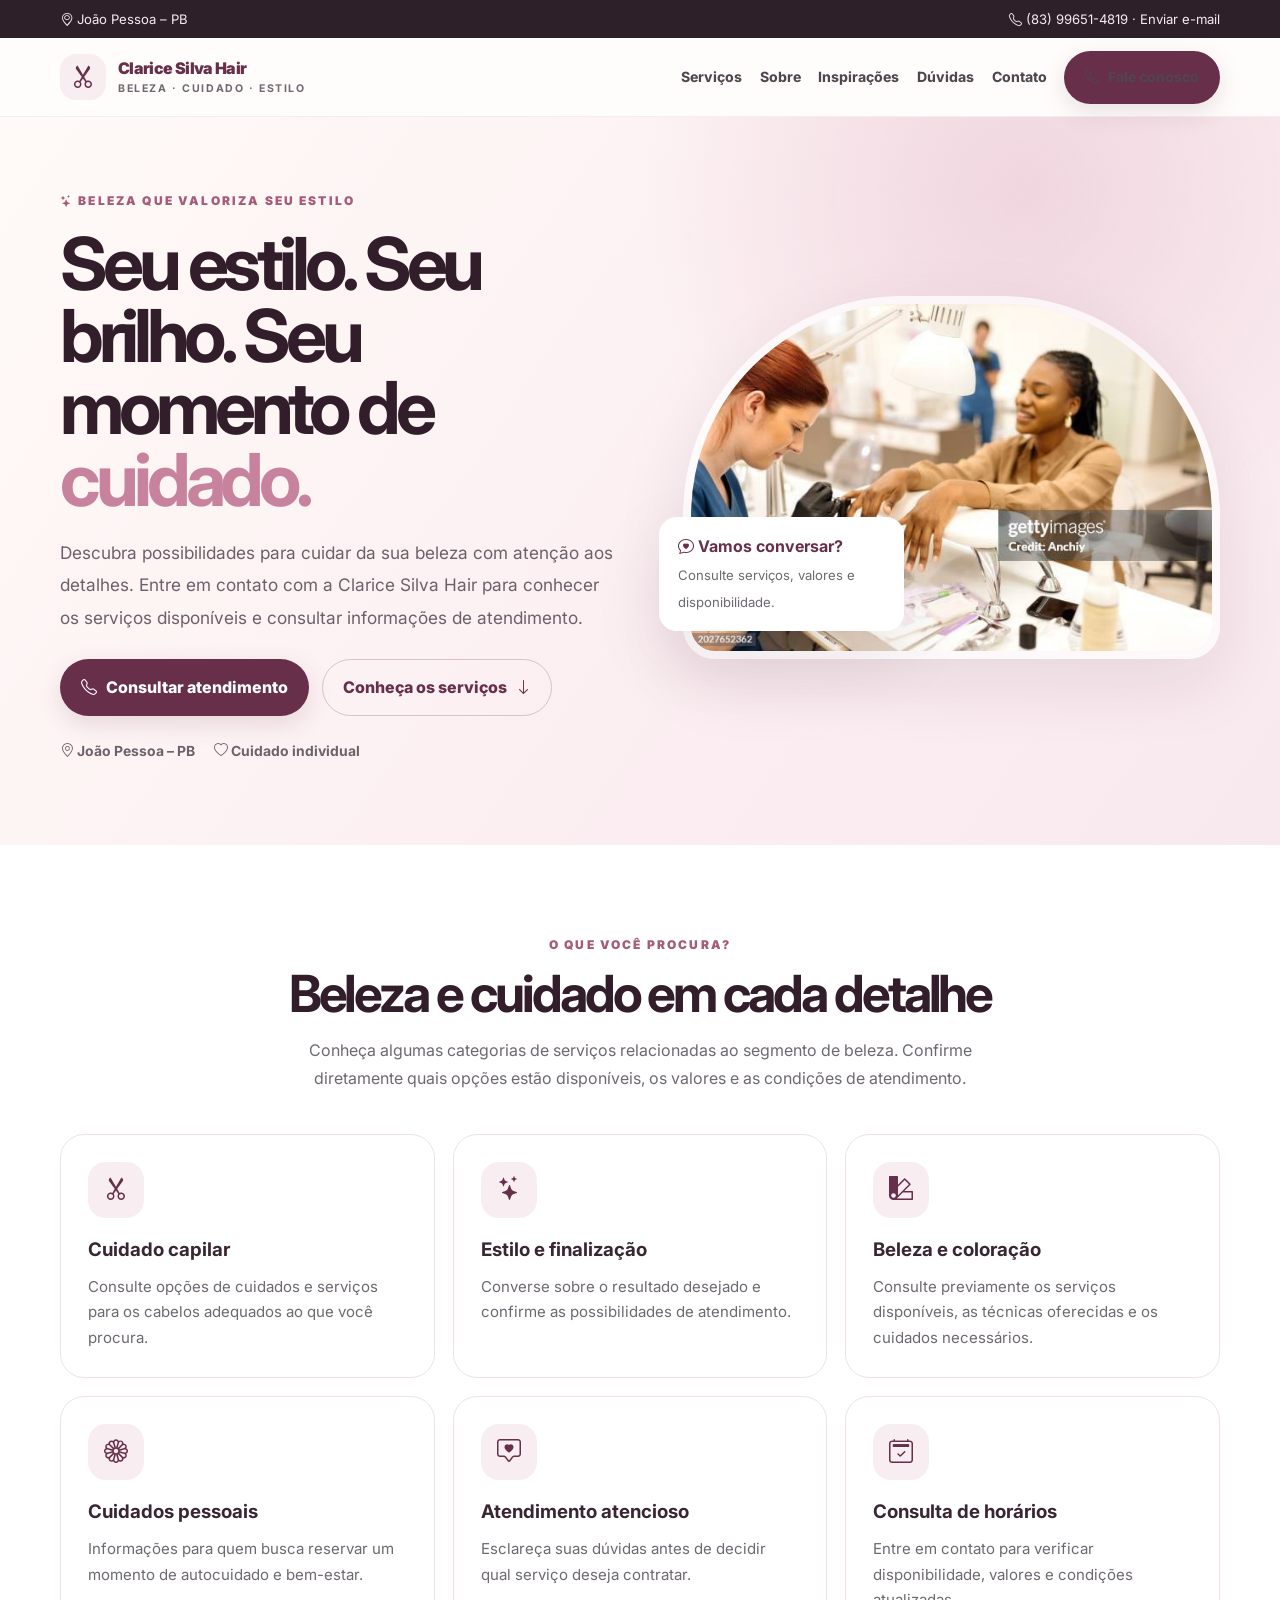
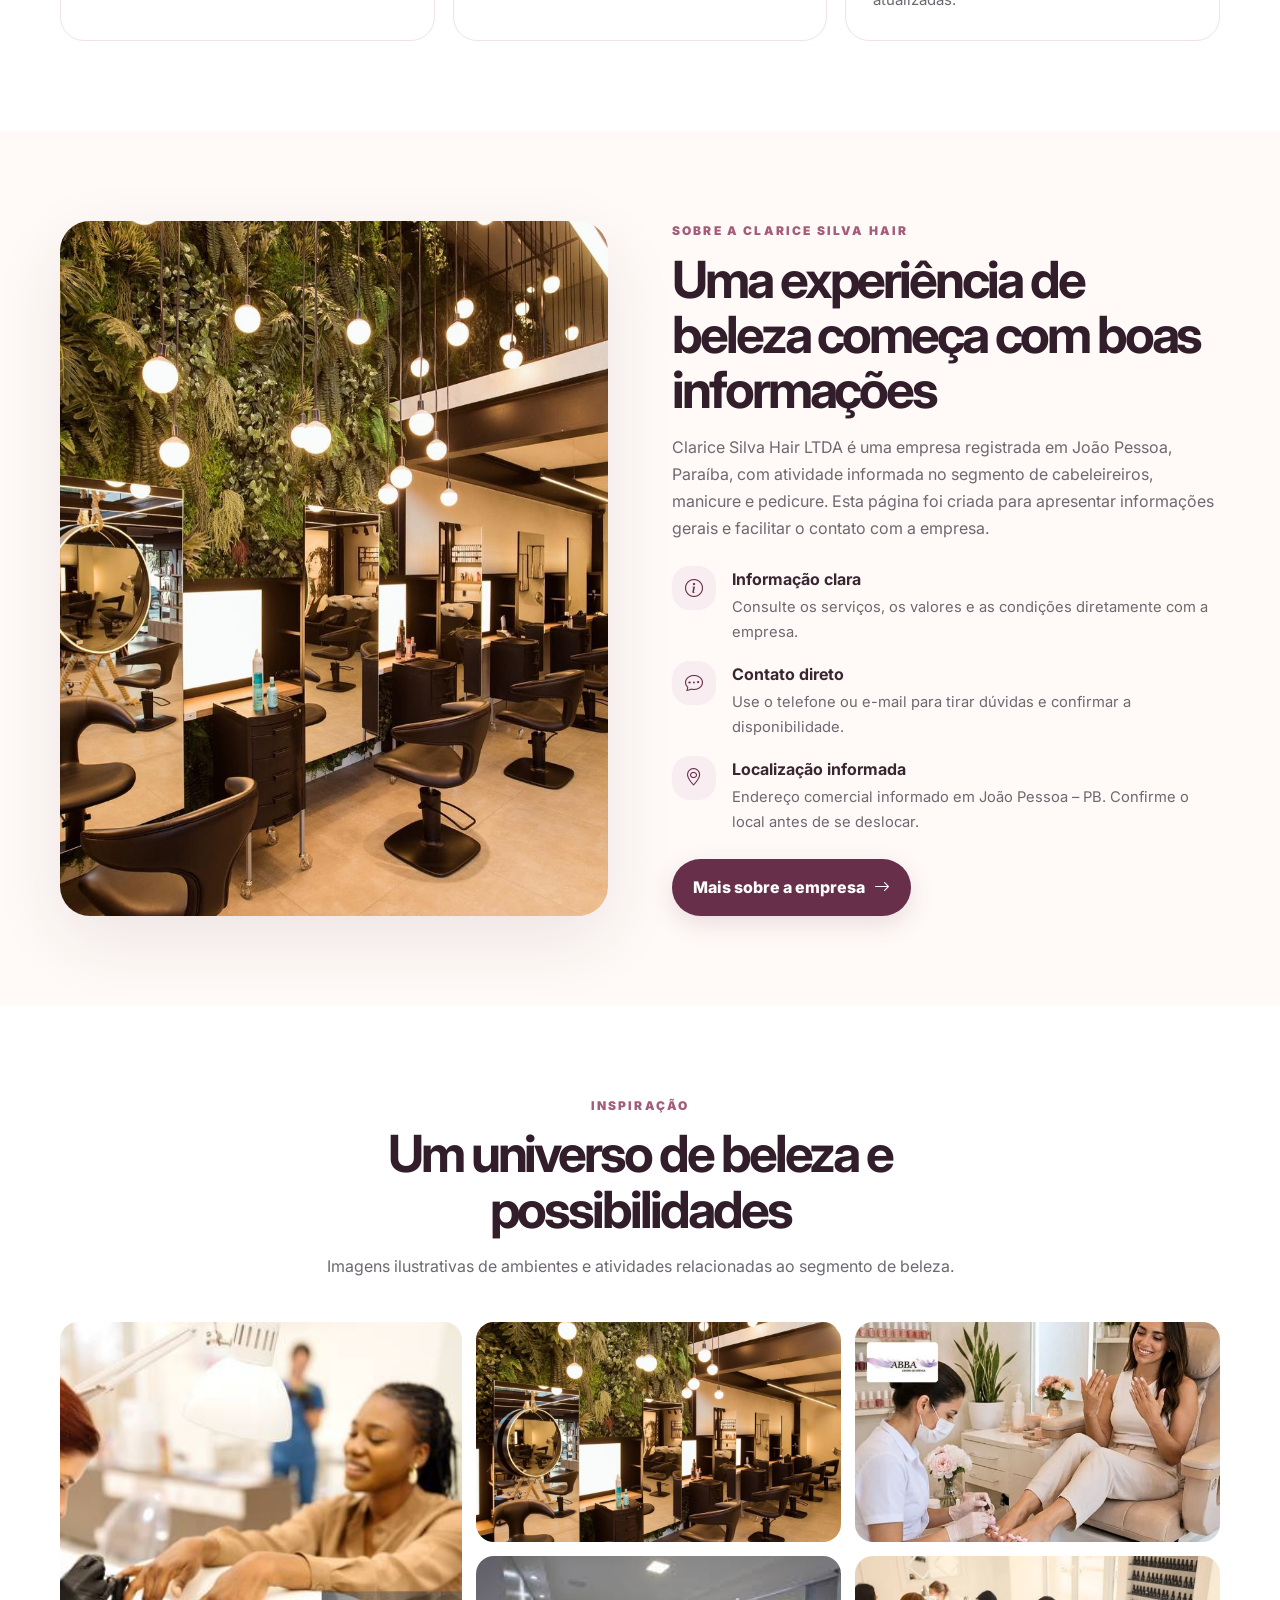
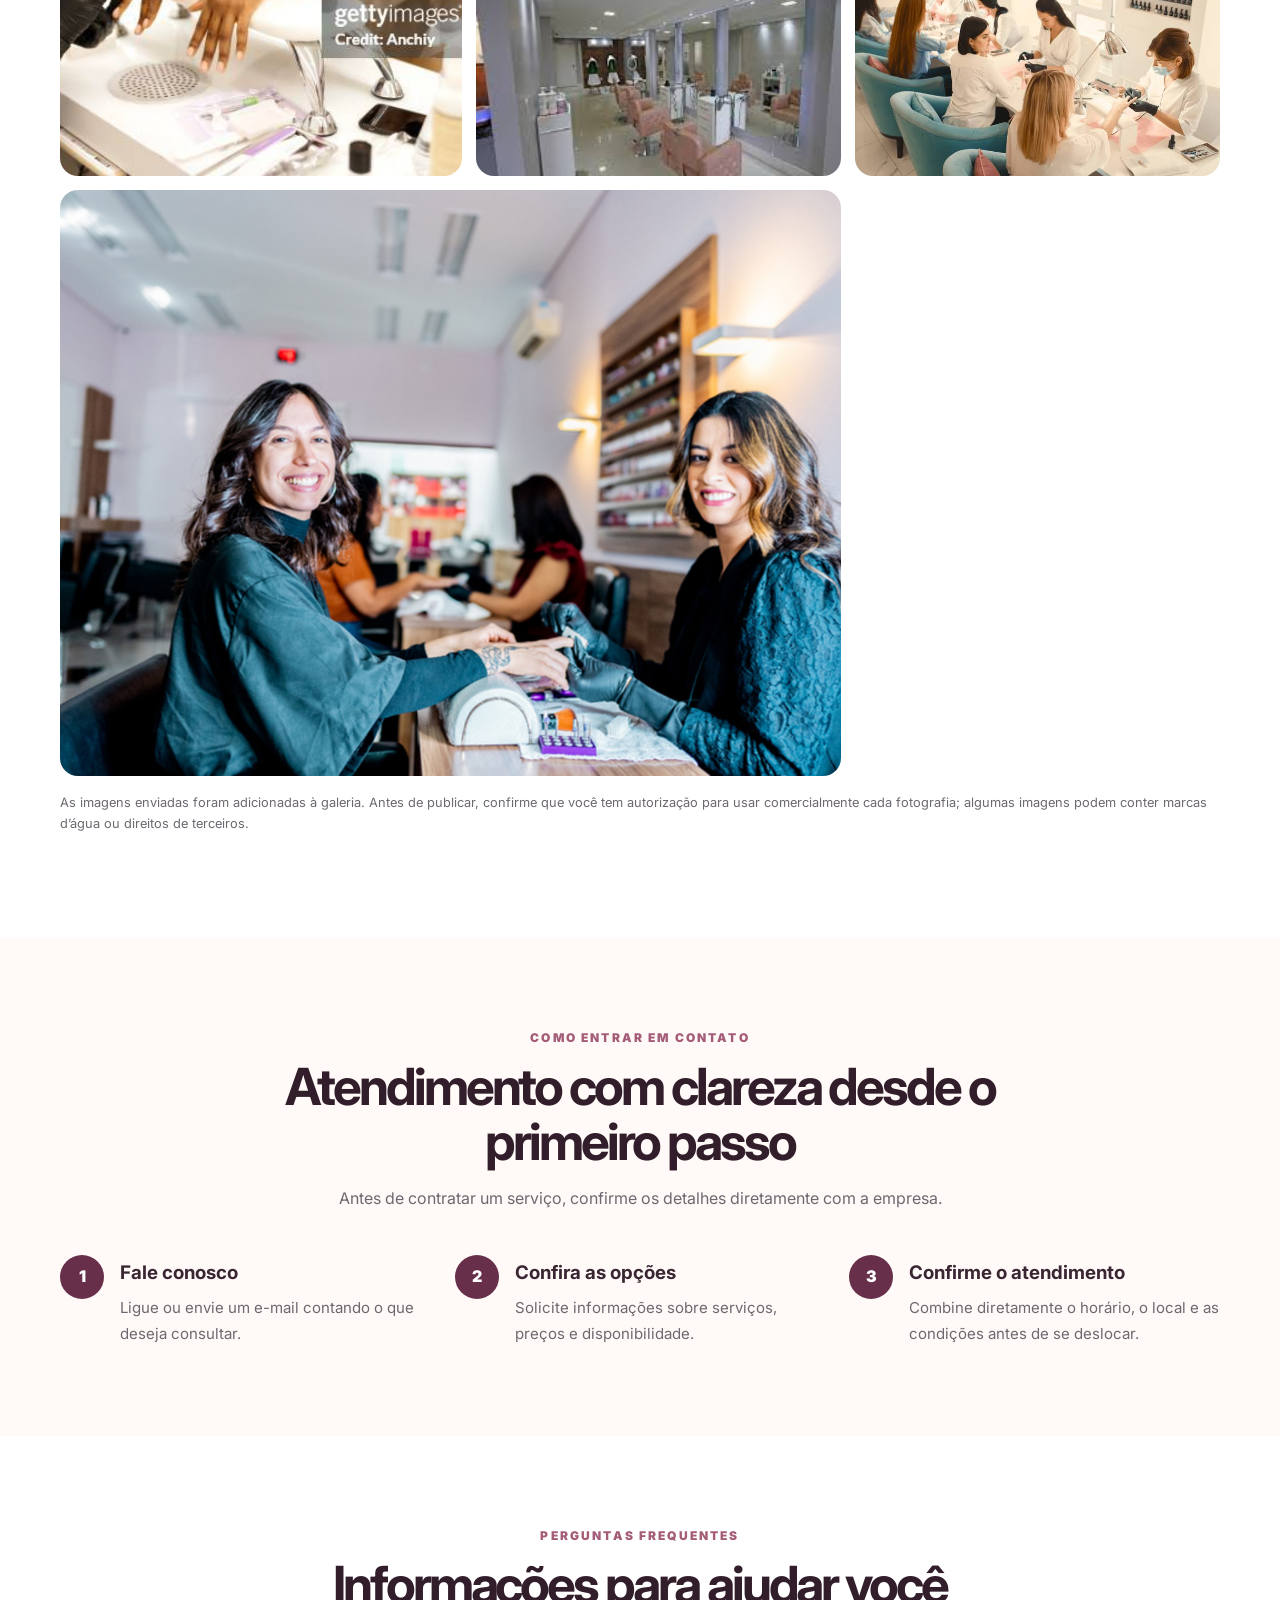
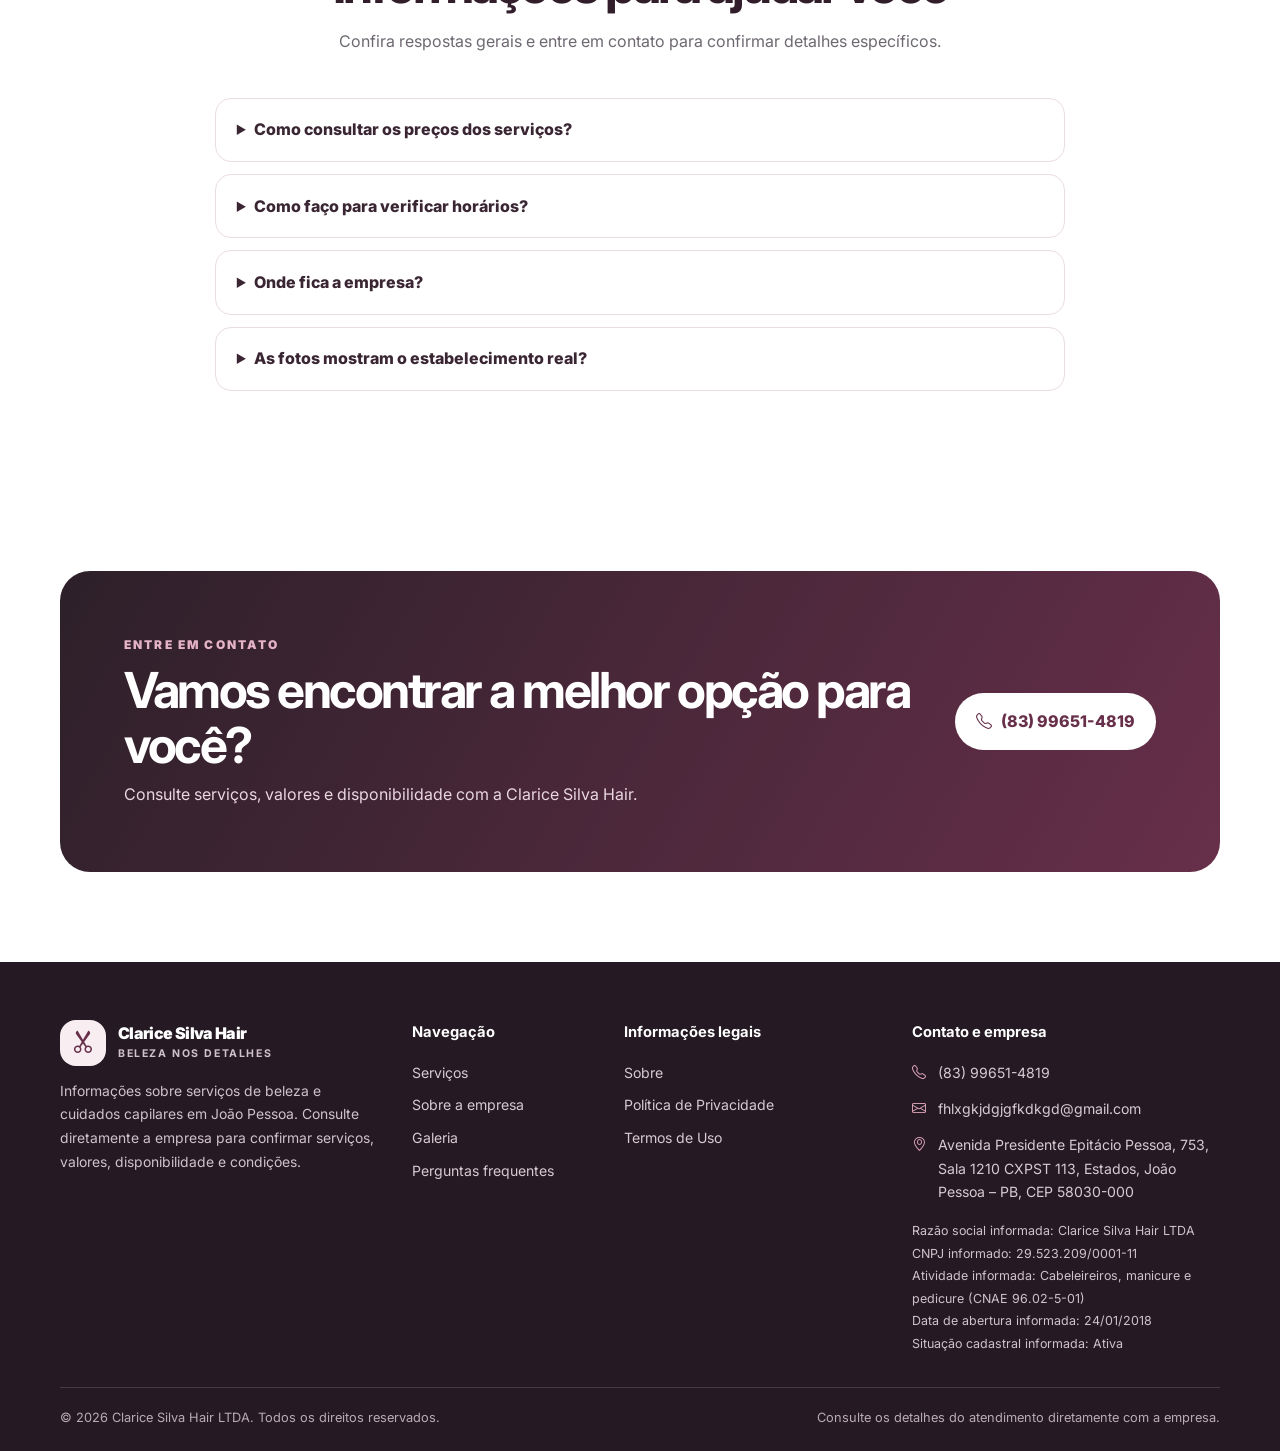
<file: index.html>
<!doctype html><html lang="pt-BR"><head><meta charset="utf-8"><meta name="viewport" content="width=device-width, initial-scale=1"><meta name="theme-color" content="#672f4a"><meta name="description" content="Conheça os serviços de beleza e cuidados capilares da Clarice Silva Hair LTDA em João Pessoa, Paraíba."><title>Clarice Silva Hair LTDA | Beleza e Cuidado</title><link rel="preconnect" href="https://fonts.googleapis.com"><link rel="preconnect" href="https://fonts.gstatic.com" crossorigin><link href="https://fonts.googleapis.com/css2?family=Inter:wght@400;500;600;700;800;900&display=swap" rel="stylesheet"><link rel="stylesheet" href="https://cdn.jsdelivr.net/npm/bootstrap-icons@1.11.3/font/bootstrap-icons.min.css"><link rel="stylesheet" href="styles.css"></head><body>
<div class="topbar"><div class="container"><span><i class="bi bi-geo-alt"></i> João Pessoa – PB</span><span><i class="bi bi-telephone"></i> <a href="tel:+5583996514819">(83) 99651-4819</a> · <a href="mailto:fhlxgkjdgjgfkdkgd@gmail.com">Enviar e-mail</a></span></div></div>
<header><div class="container nav"><a class="brand" href="index.html"><span class="brand-mark"><i class="bi bi-scissors"></i></span><span>Clarice Silva Hair<small>Beleza · Cuidado · Estilo</small></span></a><button class="menu-btn" aria-label="Abrir menu" aria-expanded="false"><i class="bi bi-list"></i></button><nav class="navlinks"><a href="index.html#servicos">Serviços</a><a href="index.html#sobre">Sobre</a><a href="index.html#galeria">Inspirações</a><a href="index.html#duvidas">Dúvidas</a><a href="index.html#contato">Contato</a><a class="btn btn-main" href="tel:+5583996514819"><i class="bi bi-telephone"></i> Fale conosco</a></nav></div></header>

<main>
<section class="hero"><div class="container hero-grid"><div><div class="eyebrow"><i class="bi bi-stars"></i> Beleza que valoriza seu estilo</div><h1>Seu estilo. Seu brilho. Seu momento de <em>cuidado.</em></h1><p>Descubra possibilidades para cuidar da sua beleza com atenção aos detalhes. Entre em contato com a Clarice Silva Hair para conhecer os serviços disponíveis e consultar informações de atendimento.</p><div class="actions"><a class="btn btn-main" href="tel:+5583996514819"><i class="bi bi-telephone"></i> Consultar atendimento</a><a class="btn btn-line" href="#servicos">Conheça os serviços <i class="bi bi-arrow-down"></i></a></div><div class="trustline"><span><i class="bi bi-geo-alt"></i> João Pessoa – PB</span><span><i class="bi bi-heart"></i> Cuidado individual</span></div></div><div class="hero-art"><img class="hero-img" src="imagens/manicure-atendimento.jpg" alt="Profissional de beleza trabalhando no cabelo de uma cliente"><div class="floating-note"><strong><i class="bi bi-chat-heart"></i> Vamos conversar?</strong><span>Consulte serviços, valores e disponibilidade.</span></div></div></div></section>
<section class="section" id="servicos"><div class="container"><div class="section-head"><div class="eyebrow">O que você procura?</div><h2>Beleza e cuidado em cada detalhe</h2><p>Conheça algumas categorias de serviços relacionadas ao segmento de beleza. Confirme diretamente quais opções estão disponíveis, os valores e as condições de atendimento.</p></div><div class="cards">
<article class="service"><div class="service-icon"><i class="bi bi-scissors"></i></div><h3>Cuidado capilar</h3><p>Consulte opções de cuidados e serviços para os cabelos adequados ao que você procura.</p></article>
<article class="service"><div class="service-icon"><i class="bi bi-stars"></i></div><h3>Estilo e finalização</h3><p>Converse sobre o resultado desejado e confirme as possibilidades de atendimento.</p></article>
<article class="service"><div class="service-icon"><i class="bi bi-palette2"></i></div><h3>Beleza e coloração</h3><p>Consulte previamente os serviços disponíveis, as técnicas oferecidas e os cuidados necessários.</p></article>
<article class="service"><div class="service-icon"><i class="bi bi-flower1"></i></div><h3>Cuidados pessoais</h3><p>Informações para quem busca reservar um momento de autocuidado e bem-estar.</p></article>
<article class="service"><div class="service-icon"><i class="bi bi-chat-square-heart"></i></div><h3>Atendimento atencioso</h3><p>Esclareça suas dúvidas antes de decidir qual serviço deseja contratar.</p></article>
<article class="service"><div class="service-icon"><i class="bi bi-calendar2-check"></i></div><h3>Consulta de horários</h3><p>Entre em contato para verificar disponibilidade, valores e condições atualizadas.</p></article>
</div></div></section>
<section class="section soft" id="sobre"><div class="container split"><img src="imagens/salao-interior.jpg" alt="Ambiente de salão de beleza com cadeiras e espelhos"><div><div class="eyebrow">Sobre a Clarice Silva Hair</div><h2>Uma experiência de beleza começa com boas informações</h2><p class="bodycopy">Clarice Silva Hair LTDA é uma empresa registrada em João Pessoa, Paraíba, com atividade informada no segmento de cabeleireiros, manicure e pedicure. Esta página foi criada para apresentar informações gerais e facilitar o contato com a empresa.</p><div class="points"><div class="point"><span class="service-icon"><i class="bi bi-info-circle"></i></span><div><strong>Informação clara</strong><p>Consulte os serviços, os valores e as condições diretamente com a empresa.</p></div></div><div class="point"><span class="service-icon"><i class="bi bi-chat-dots"></i></span><div><strong>Contato direto</strong><p>Use o telefone ou e-mail para tirar dúvidas e confirmar a disponibilidade.</p></div></div><div class="point"><span class="service-icon"><i class="bi bi-geo-alt"></i></span><div><strong>Localização informada</strong><p>Endereço comercial informado em João Pessoa – PB. Confirme o local antes de se deslocar.</p></div></div></div><a class="btn btn-main" href="sobre.html">Mais sobre a empresa <i class="bi bi-arrow-right"></i></a></div></div></section>
<section class="section" id="galeria"><div class="container"><div class="section-head"><div class="eyebrow">Inspiração</div><h2>Um universo de beleza e possibilidades</h2><p>Imagens ilustrativas de ambientes e atividades relacionadas ao segmento de beleza.</p></div><div class="gallery">
<figure><img src="imagens/manicure-atendimento.jpg" alt="Atendimento de manicure com cliente em mesa de cuidados"></figure>
<figure><img src="imagens/salao-interior.jpg" alt="Interior de salão de beleza com cadeiras e espelhos"></figure>
<figure><img src="imagens/pedicure-cliente.webp" alt="Atendimento de pedicure em ambiente de estética"></figure>
<figure><img src="imagens/pedicure-atendimento.jpg" alt="Profissional realizando atendimento de pedicure"></figure>
<figure><img src="imagens/salao-ambiente.jpg" alt="Ambiente de salão de beleza"></figure>
<figure><img src="imagens/manicure-clientes.jpg" alt="Profissionais atendendo clientes em espaço de manicure"></figure>
</div><p class="note">As imagens enviadas foram adicionadas à galeria. Antes de publicar, confirme que você tem autorização para usar comercialmente cada fotografia; algumas imagens podem conter marcas d’água ou direitos de terceiros.</p></div></section>
<section class="section soft"><div class="container"><div class="section-head"><div class="eyebrow">Como entrar em contato</div><h2>Atendimento com clareza desde o primeiro passo</h2><p>Antes de contratar um serviço, confirme os detalhes diretamente com a empresa.</p></div><div class="steps"><div class="step"><span class="step-num">1</span><div><h3>Fale conosco</h3><p>Ligue ou envie um e-mail contando o que deseja consultar.</p></div></div><div class="step"><span class="step-num">2</span><div><h3>Confira as opções</h3><p>Solicite informações sobre serviços, preços e disponibilidade.</p></div></div><div class="step"><span class="step-num">3</span><div><h3>Confirme o atendimento</h3><p>Combine diretamente o horário, o local e as condições antes de se deslocar.</p></div></div></div></div></section>
<section class="section" id="duvidas"><div class="container"><div class="section-head"><div class="eyebrow">Perguntas frequentes</div><h2>Informações para ajudar você</h2><p>Confira respostas gerais e entre em contato para confirmar detalhes específicos.</p></div><div class="faq"><details><summary>Como consultar os preços dos serviços?</summary><p>Entre em contato pelo telefone ou e-mail para receber informações atualizadas sobre valores e opções disponíveis.</p></details><details><summary>Como faço para verificar horários?</summary><p>Ligue para (83) 99651-4819 e confirme a disponibilidade diretamente. O contato não representa agendamento confirmado até que a empresa confirme.</p></details><details><summary>Onde fica a empresa?</summary><p>O endereço informado é Avenida Presidente Epitácio Pessoa, 753, Sala 1210 CXPST 113, Estados, João Pessoa – PB, CEP 58030-000. Confirme o local antes de se deslocar.</p></details><details><summary>As fotos mostram o estabelecimento real?</summary><p>Não necessariamente. As fotografias são ilustrativas e não devem ser interpretadas como prova do espaço físico ou de trabalhos realizados pela empresa.</p></details></div></div></section>
<section class="section"><div class="container"><div class="cta"><div><div class="eyebrow" style="color:#e5b3c5">Entre em contato</div><h2>Vamos encontrar a melhor opção para você?</h2><p>Consulte serviços, valores e disponibilidade com a Clarice Silva Hair.</p></div><a class="btn" href="tel:+5583996514819"><i class="bi bi-telephone"></i> (83) 99651-4819</a></div></div></section>
</main>
<footer id="contato"><div class="container"><div class="footer-grid">
<div><a class="brand" href="index.html"><span class="brand-mark"><i class="bi bi-scissors"></i></span><span style="color:white">Clarice Silva Hair<small style="color:#d1c1ca">Beleza nos detalhes</small></span></a><p class="footer-text">Informações sobre serviços de beleza e cuidados capilares em João Pessoa. Consulte diretamente a empresa para confirmar serviços, valores, disponibilidade e condições.</p></div>
<div><h3>Navegação</h3><div class="footer-links"><a href="index.html#servicos">Serviços</a><a href="index.html#sobre">Sobre a empresa</a><a href="index.html#galeria">Galeria</a><a href="index.html#duvidas">Perguntas frequentes</a></div></div>
<div><h3>Informações legais</h3><div class="footer-links"><a href="sobre.html">Sobre</a><a href="politica-de-privacidade.html">Política de Privacidade</a><a href="termos-de-uso.html">Termos de Uso</a></div></div>
<div><h3>Contato e empresa</h3><div class="contact"><i class="bi bi-telephone"></i><a href="tel:+5583996514819">(83) 99651-4819</a></div><div class="contact"><i class="bi bi-envelope"></i><a href="mailto:fhlxgkjdgjgfkdkgd@gmail.com">fhlxgkjdgjgfkdkgd@gmail.com</a></div><div class="contact"><i class="bi bi-geo-alt"></i><span>Avenida Presidente Epitácio Pessoa, 753, Sala 1210 CXPST 113, Estados, João Pessoa – PB, CEP 58030-000</span></div><div class="company-data">Razão social informada: Clarice Silva Hair LTDA<br>CNPJ informado: 29.523.209/0001-11<br>Atividade informada: Cabeleireiros, manicure e pedicure (CNAE 96.02-5-01)<br>Data de abertura informada: 24/01/2018<br>Situação cadastral informada: Ativa</div></div>
</div><div class="copyright"><span>© <span data-year></span> Clarice Silva Hair LTDA. Todos os direitos reservados.</span><span>Consulte os detalhes do atendimento diretamente com a empresa.</span></div></div></footer><script src="script.js"></script>
</body></html>
</file>
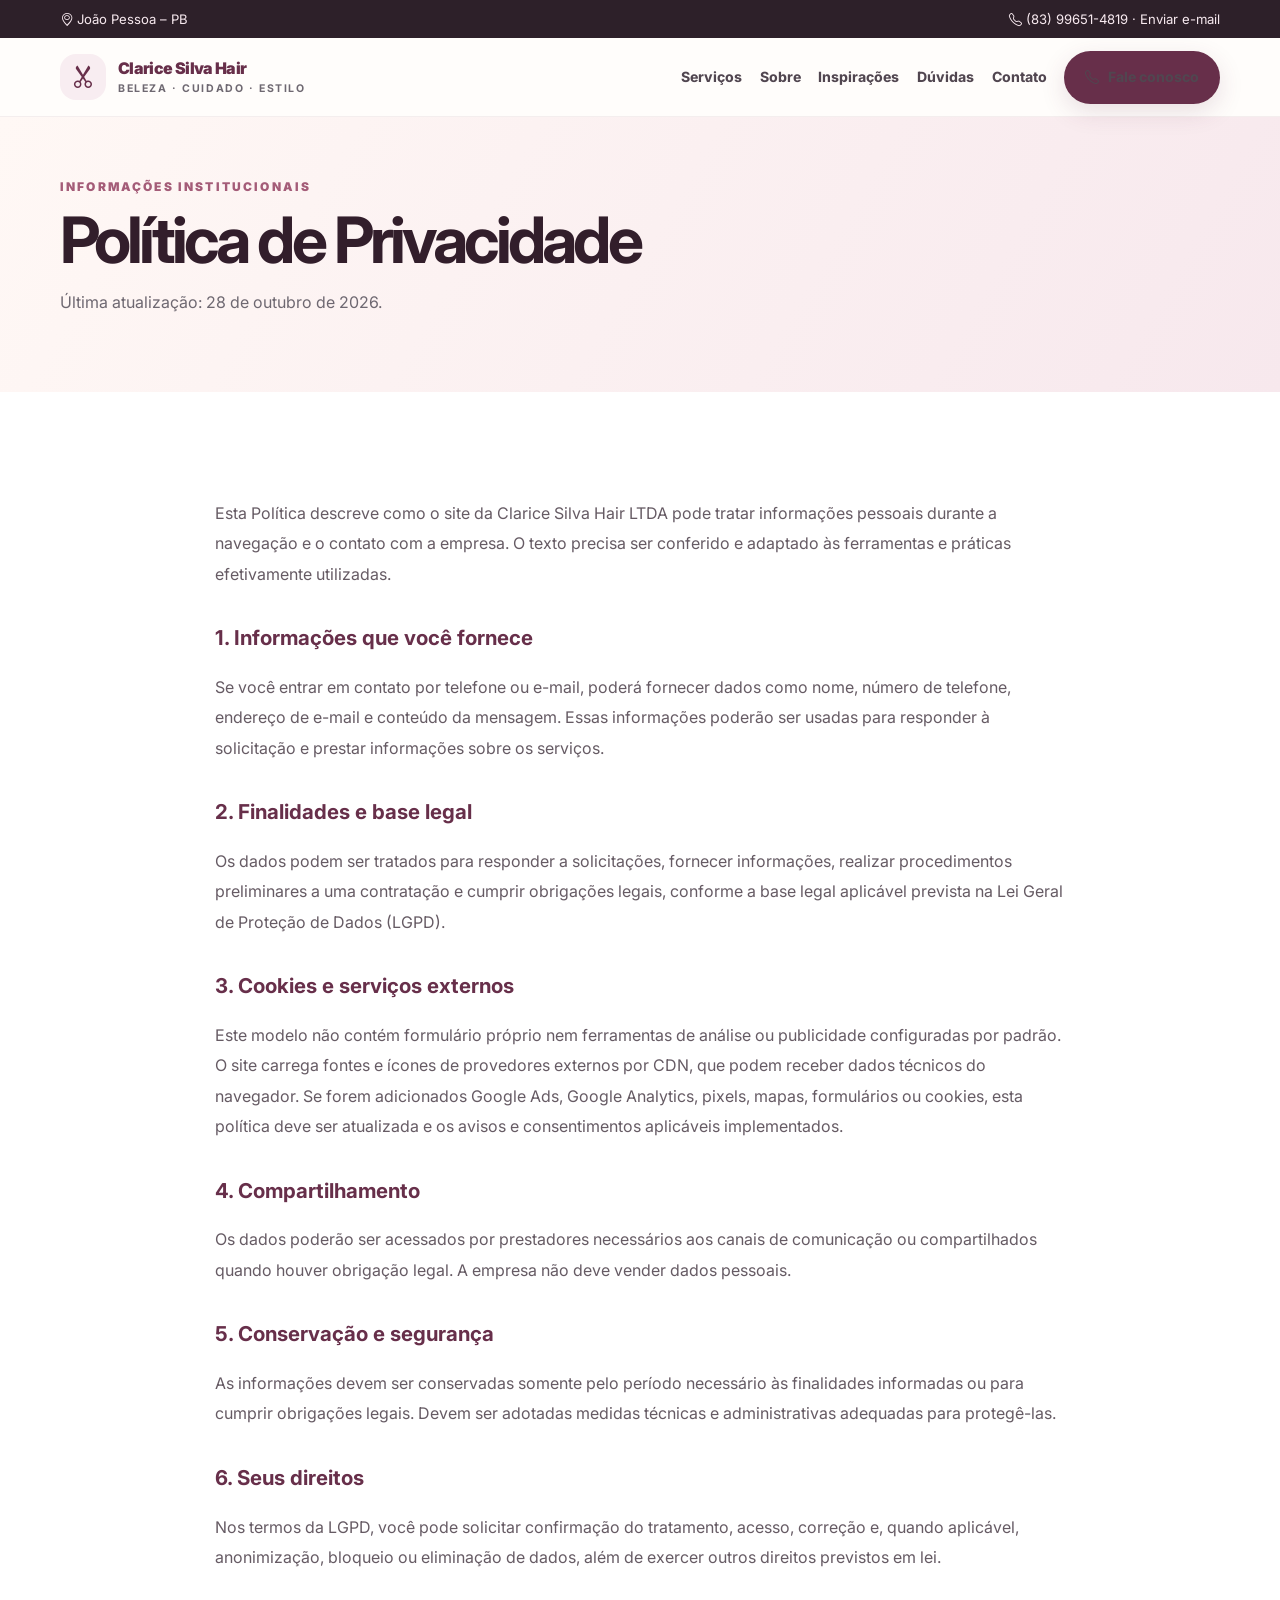
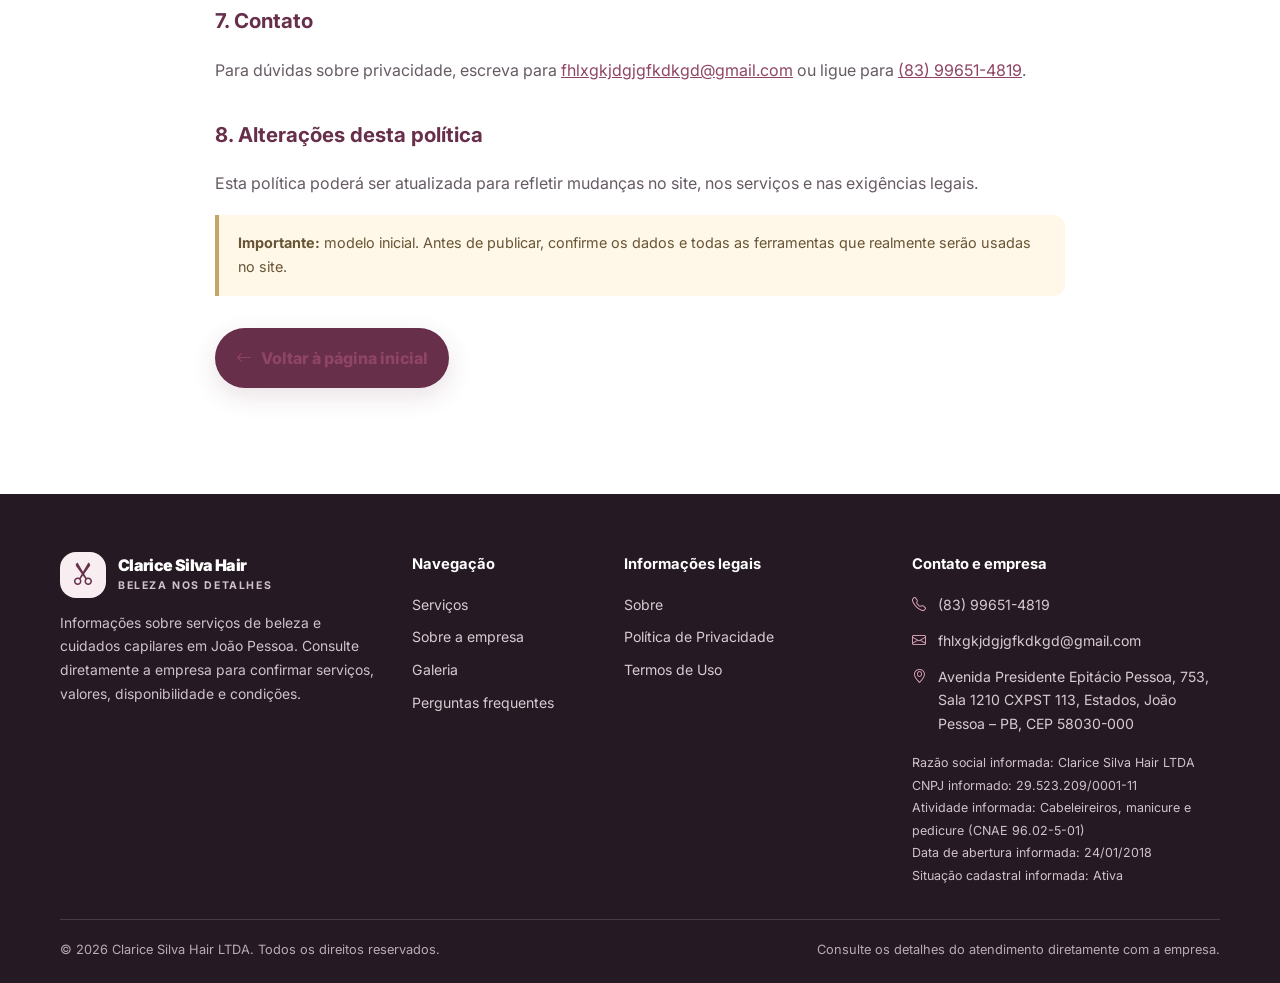
<file: politica-de-privacidade.html>
<!doctype html><html lang="pt-BR"><head><meta charset="utf-8"><meta name="viewport" content="width=device-width, initial-scale=1"><meta name="theme-color" content="#672f4a"><meta name="description" content="Como as informações pessoais podem ser tratadas ao usar este site."><title>Política de Privacidade | Clarice Silva Hair LTDA</title><link rel="preconnect" href="https://fonts.googleapis.com"><link rel="preconnect" href="https://fonts.gstatic.com" crossorigin><link href="https://fonts.googleapis.com/css2?family=Inter:wght@400;500;600;700;800;900&display=swap" rel="stylesheet"><link rel="stylesheet" href="https://cdn.jsdelivr.net/npm/bootstrap-icons@1.11.3/font/bootstrap-icons.min.css"><link rel="stylesheet" href="styles.css"></head><body>
<div class="topbar"><div class="container"><span><i class="bi bi-geo-alt"></i> João Pessoa – PB</span><span><i class="bi bi-telephone"></i> <a href="tel:+5583996514819">(83) 99651-4819</a> · <a href="mailto:fhlxgkjdgjgfkdkgd@gmail.com">Enviar e-mail</a></span></div></div>
<header><div class="container nav"><a class="brand" href="index.html"><span class="brand-mark"><i class="bi bi-scissors"></i></span><span>Clarice Silva Hair<small>Beleza · Cuidado · Estilo</small></span></a><button class="menu-btn" aria-label="Abrir menu" aria-expanded="false"><i class="bi bi-list"></i></button><nav class="navlinks"><a href="index.html#servicos">Serviços</a><a href="index.html#sobre">Sobre</a><a href="index.html#galeria">Inspirações</a><a href="index.html#duvidas">Dúvidas</a><a href="index.html#contato">Contato</a><a class="btn btn-main" href="tel:+5583996514819"><i class="bi bi-telephone"></i> Fale conosco</a></nav></div></header>
<main><section class="legal-hero"><div class="container"><div class="eyebrow">Informações institucionais</div><h1>Política de Privacidade</h1><p style="color:#6e6871">Última atualização: 28 de outubro de 2026.</p></div></section><section class="section"><div class="container legal">
<p>Esta Política descreve como o site da Clarice Silva Hair LTDA pode tratar informações pessoais durante a navegação e o contato com a empresa. O texto precisa ser conferido e adaptado às ferramentas e práticas efetivamente utilizadas.</p>
<h2>1. Informações que você fornece</h2><p>Se você entrar em contato por telefone ou e-mail, poderá fornecer dados como nome, número de telefone, endereço de e-mail e conteúdo da mensagem. Essas informações poderão ser usadas para responder à solicitação e prestar informações sobre os serviços.</p>
<h2>2. Finalidades e base legal</h2><p>Os dados podem ser tratados para responder a solicitações, fornecer informações, realizar procedimentos preliminares a uma contratação e cumprir obrigações legais, conforme a base legal aplicável prevista na Lei Geral de Proteção de Dados (LGPD).</p>
<h2>3. Cookies e serviços externos</h2><p>Este modelo não contém formulário próprio nem ferramentas de análise ou publicidade configuradas por padrão. O site carrega fontes e ícones de provedores externos por CDN, que podem receber dados técnicos do navegador. Se forem adicionados Google Ads, Google Analytics, pixels, mapas, formulários ou cookies, esta política deve ser atualizada e os avisos e consentimentos aplicáveis implementados.</p>
<h2>4. Compartilhamento</h2><p>Os dados poderão ser acessados por prestadores necessários aos canais de comunicação ou compartilhados quando houver obrigação legal. A empresa não deve vender dados pessoais.</p>
<h2>5. Conservação e segurança</h2><p>As informações devem ser conservadas somente pelo período necessário às finalidades informadas ou para cumprir obrigações legais. Devem ser adotadas medidas técnicas e administrativas adequadas para protegê-las.</p>
<h2>6. Seus direitos</h2><p>Nos termos da LGPD, você pode solicitar confirmação do tratamento, acesso, correção e, quando aplicável, anonimização, bloqueio ou eliminação de dados, além de exercer outros direitos previstos em lei.</p>
<h2>7. Contato</h2><p>Para dúvidas sobre privacidade, escreva para <a href="mailto:fhlxgkjdgjgfkdkgd@gmail.com">fhlxgkjdgjgfkdkgd@gmail.com</a> ou ligue para <a href="tel:+5583996514819">(83) 99651-4819</a>.</p>
<h2>8. Alterações desta política</h2><p>Esta política poderá ser atualizada para refletir mudanças no site, nos serviços e nas exigências legais.</p>
<div class="notice"><strong>Importante:</strong> modelo inicial. Antes de publicar, confirme os dados e todas as ferramentas que realmente serão usadas no site.</div>
<p style="margin-top:2rem"><a class="btn btn-main" href="index.html"><i class="bi bi-arrow-left"></i> Voltar à página inicial</a></p></div></section></main>
<footer id="contato"><div class="container"><div class="footer-grid">
<div><a class="brand" href="index.html"><span class="brand-mark"><i class="bi bi-scissors"></i></span><span style="color:white">Clarice Silva Hair<small style="color:#d1c1ca">Beleza nos detalhes</small></span></a><p class="footer-text">Informações sobre serviços de beleza e cuidados capilares em João Pessoa. Consulte diretamente a empresa para confirmar serviços, valores, disponibilidade e condições.</p></div>
<div><h3>Navegação</h3><div class="footer-links"><a href="index.html#servicos">Serviços</a><a href="index.html#sobre">Sobre a empresa</a><a href="index.html#galeria">Galeria</a><a href="index.html#duvidas">Perguntas frequentes</a></div></div>
<div><h3>Informações legais</h3><div class="footer-links"><a href="sobre.html">Sobre</a><a href="politica-de-privacidade.html">Política de Privacidade</a><a href="termos-de-uso.html">Termos de Uso</a></div></div>
<div><h3>Contato e empresa</h3><div class="contact"><i class="bi bi-telephone"></i><a href="tel:+5583996514819">(83) 99651-4819</a></div><div class="contact"><i class="bi bi-envelope"></i><a href="mailto:fhlxgkjdgjgfkdkgd@gmail.com">fhlxgkjdgjgfkdkgd@gmail.com</a></div><div class="contact"><i class="bi bi-geo-alt"></i><span>Avenida Presidente Epitácio Pessoa, 753, Sala 1210 CXPST 113, Estados, João Pessoa – PB, CEP 58030-000</span></div><div class="company-data">Razão social informada: Clarice Silva Hair LTDA<br>CNPJ informado: 29.523.209/0001-11<br>Atividade informada: Cabeleireiros, manicure e pedicure (CNAE 96.02-5-01)<br>Data de abertura informada: 24/01/2018<br>Situação cadastral informada: Ativa</div></div>
</div><div class="copyright"><span>© <span data-year></span> Clarice Silva Hair LTDA. Todos os direitos reservados.</span><span>Consulte os detalhes do atendimento diretamente com a empresa.</span></div></div></footer><script src="script.js"></script>
</body></html>
</file>
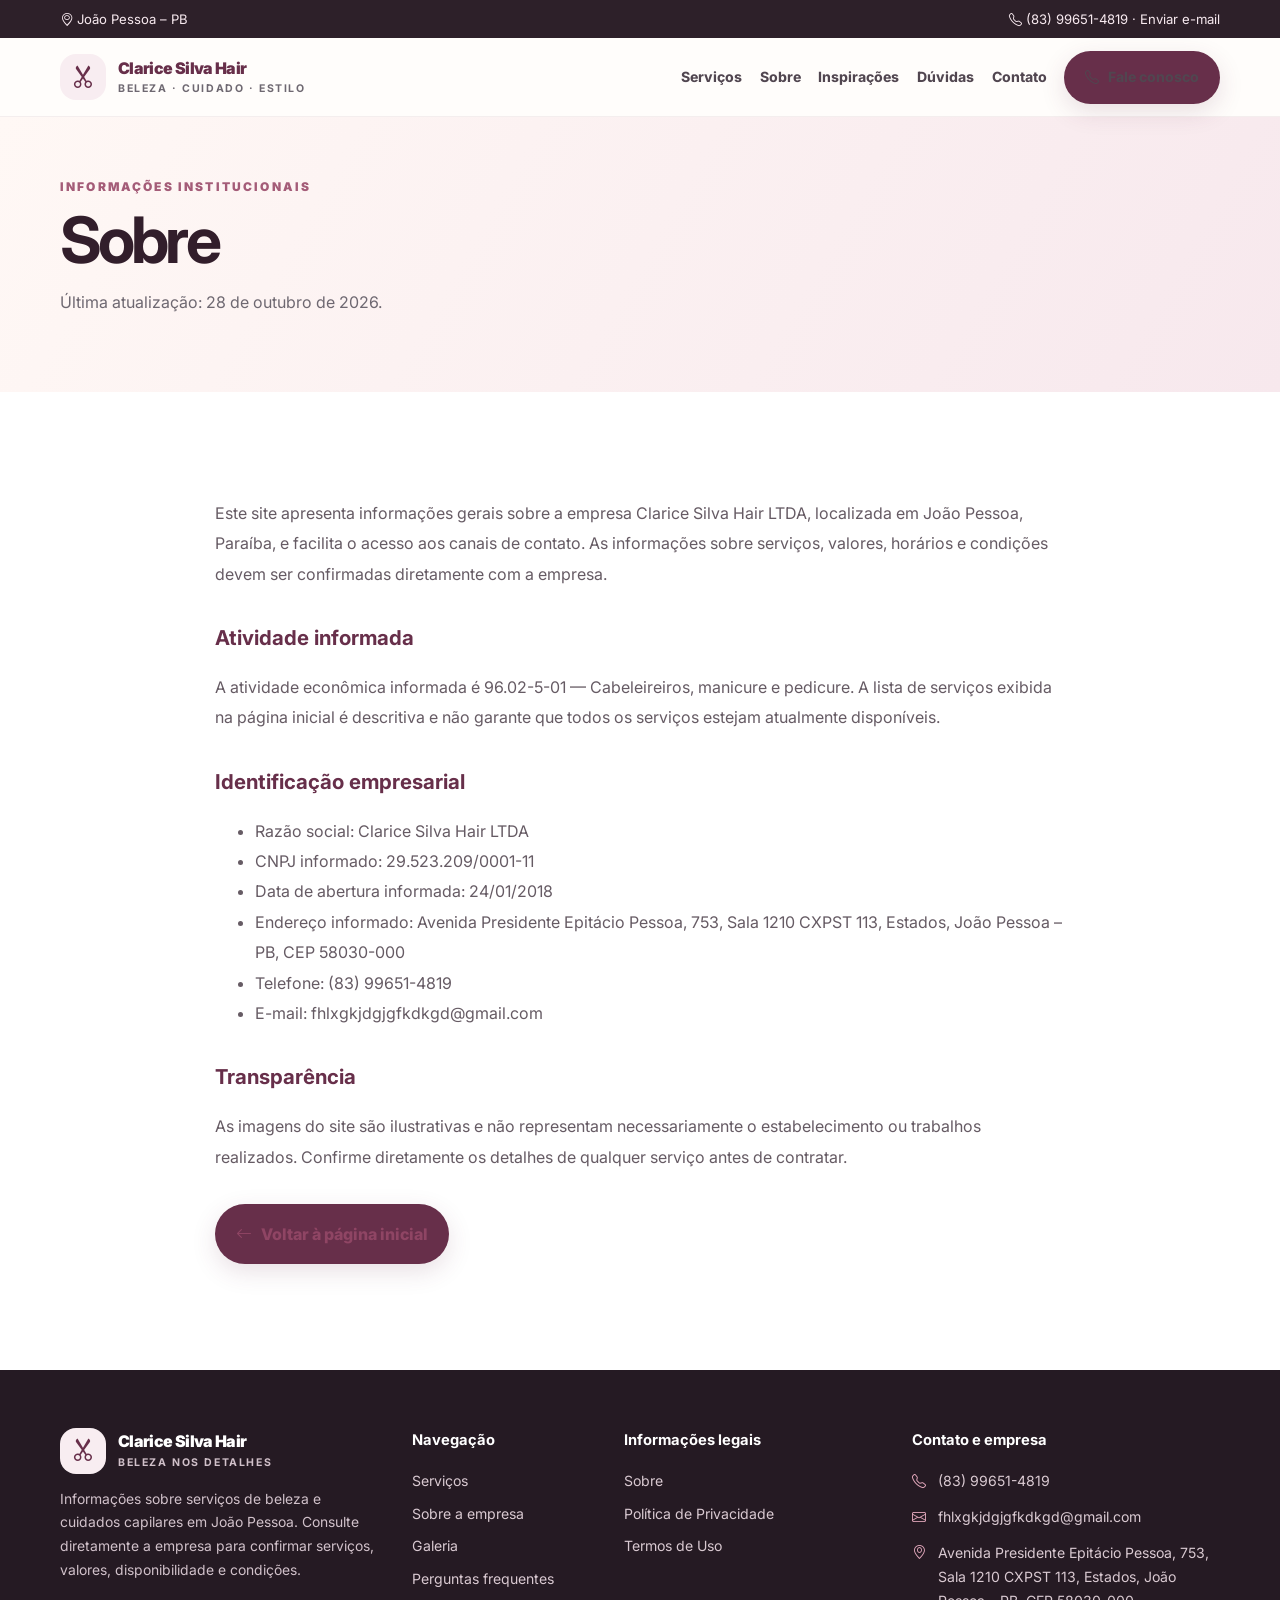
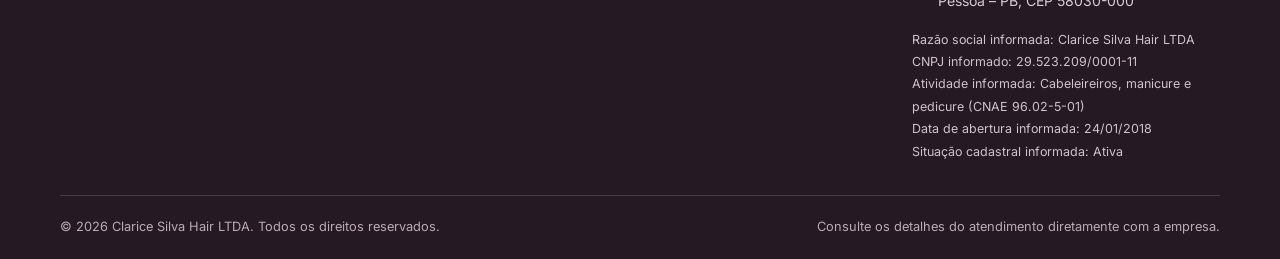
<file: sobre.html>
<!doctype html><html lang="pt-BR"><head><meta charset="utf-8"><meta name="viewport" content="width=device-width, initial-scale=1"><meta name="theme-color" content="#672f4a"><meta name="description" content="Informações institucionais sobre Clarice Silva Hair LTDA."><title>Sobre | Clarice Silva Hair LTDA</title><link rel="preconnect" href="https://fonts.googleapis.com"><link rel="preconnect" href="https://fonts.gstatic.com" crossorigin><link href="https://fonts.googleapis.com/css2?family=Inter:wght@400;500;600;700;800;900&display=swap" rel="stylesheet"><link rel="stylesheet" href="https://cdn.jsdelivr.net/npm/bootstrap-icons@1.11.3/font/bootstrap-icons.min.css"><link rel="stylesheet" href="styles.css"></head><body>
<div class="topbar"><div class="container"><span><i class="bi bi-geo-alt"></i> João Pessoa – PB</span><span><i class="bi bi-telephone"></i> <a href="tel:+5583996514819">(83) 99651-4819</a> · <a href="mailto:fhlxgkjdgjgfkdkgd@gmail.com">Enviar e-mail</a></span></div></div>
<header><div class="container nav"><a class="brand" href="index.html"><span class="brand-mark"><i class="bi bi-scissors"></i></span><span>Clarice Silva Hair<small>Beleza · Cuidado · Estilo</small></span></a><button class="menu-btn" aria-label="Abrir menu" aria-expanded="false"><i class="bi bi-list"></i></button><nav class="navlinks"><a href="index.html#servicos">Serviços</a><a href="index.html#sobre">Sobre</a><a href="index.html#galeria">Inspirações</a><a href="index.html#duvidas">Dúvidas</a><a href="index.html#contato">Contato</a><a class="btn btn-main" href="tel:+5583996514819"><i class="bi bi-telephone"></i> Fale conosco</a></nav></div></header>
<main><section class="legal-hero"><div class="container"><div class="eyebrow">Informações institucionais</div><h1>Sobre</h1><p style="color:#6e6871">Última atualização: 28 de outubro de 2026.</p></div></section><section class="section"><div class="container legal">
<p>Este site apresenta informações gerais sobre a empresa Clarice Silva Hair LTDA, localizada em João Pessoa, Paraíba, e facilita o acesso aos canais de contato. As informações sobre serviços, valores, horários e condições devem ser confirmadas diretamente com a empresa.</p>
<h2>Atividade informada</h2><p>A atividade econômica informada é 96.02-5-01 — Cabeleireiros, manicure e pedicure. A lista de serviços exibida na página inicial é descritiva e não garante que todos os serviços estejam atualmente disponíveis.</p>
<h2>Identificação empresarial</h2><ul><li>Razão social: Clarice Silva Hair LTDA</li><li>CNPJ informado: 29.523.209/0001-11</li><li>Data de abertura informada: 24/01/2018</li><li>Endereço informado: Avenida Presidente Epitácio Pessoa, 753, Sala 1210 CXPST 113, Estados, João Pessoa – PB, CEP 58030-000</li><li>Telefone: (83) 99651-4819</li><li>E-mail: fhlxgkjdgjgfkdkgd@gmail.com</li></ul>
<h2>Transparência</h2><p>As imagens do site são ilustrativas e não representam necessariamente o estabelecimento ou trabalhos realizados. Confirme diretamente os detalhes de qualquer serviço antes de contratar.</p>
<p style="margin-top:2rem"><a class="btn btn-main" href="index.html"><i class="bi bi-arrow-left"></i> Voltar à página inicial</a></p></div></section></main>
<footer id="contato"><div class="container"><div class="footer-grid">
<div><a class="brand" href="index.html"><span class="brand-mark"><i class="bi bi-scissors"></i></span><span style="color:white">Clarice Silva Hair<small style="color:#d1c1ca">Beleza nos detalhes</small></span></a><p class="footer-text">Informações sobre serviços de beleza e cuidados capilares em João Pessoa. Consulte diretamente a empresa para confirmar serviços, valores, disponibilidade e condições.</p></div>
<div><h3>Navegação</h3><div class="footer-links"><a href="index.html#servicos">Serviços</a><a href="index.html#sobre">Sobre a empresa</a><a href="index.html#galeria">Galeria</a><a href="index.html#duvidas">Perguntas frequentes</a></div></div>
<div><h3>Informações legais</h3><div class="footer-links"><a href="sobre.html">Sobre</a><a href="politica-de-privacidade.html">Política de Privacidade</a><a href="termos-de-uso.html">Termos de Uso</a></div></div>
<div><h3>Contato e empresa</h3><div class="contact"><i class="bi bi-telephone"></i><a href="tel:+5583996514819">(83) 99651-4819</a></div><div class="contact"><i class="bi bi-envelope"></i><a href="mailto:fhlxgkjdgjgfkdkgd@gmail.com">fhlxgkjdgjgfkdkgd@gmail.com</a></div><div class="contact"><i class="bi bi-geo-alt"></i><span>Avenida Presidente Epitácio Pessoa, 753, Sala 1210 CXPST 113, Estados, João Pessoa – PB, CEP 58030-000</span></div><div class="company-data">Razão social informada: Clarice Silva Hair LTDA<br>CNPJ informado: 29.523.209/0001-11<br>Atividade informada: Cabeleireiros, manicure e pedicure (CNAE 96.02-5-01)<br>Data de abertura informada: 24/01/2018<br>Situação cadastral informada: Ativa</div></div>
</div><div class="copyright"><span>© <span data-year></span> Clarice Silva Hair LTDA. Todos os direitos reservados.</span><span>Consulte os detalhes do atendimento diretamente com a empresa.</span></div></div></footer><script src="script.js"></script>
</body></html>
</file>
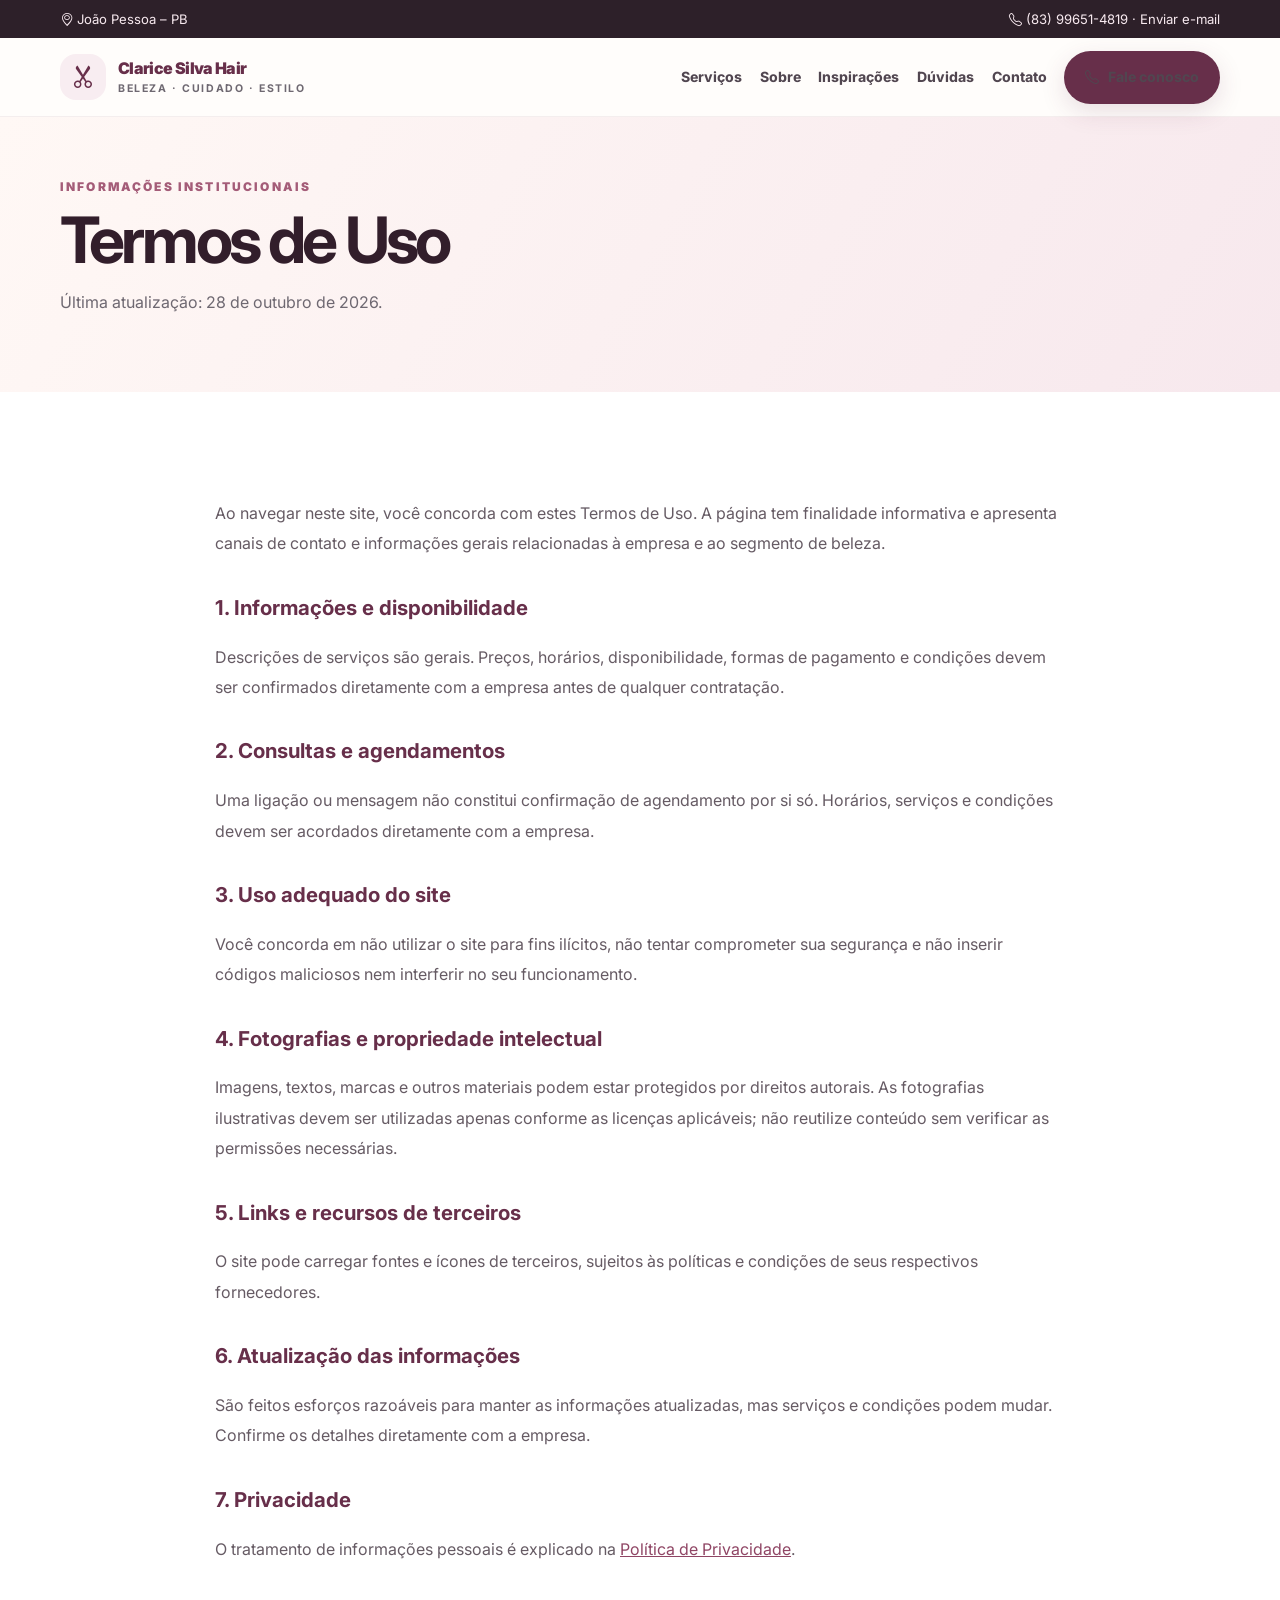
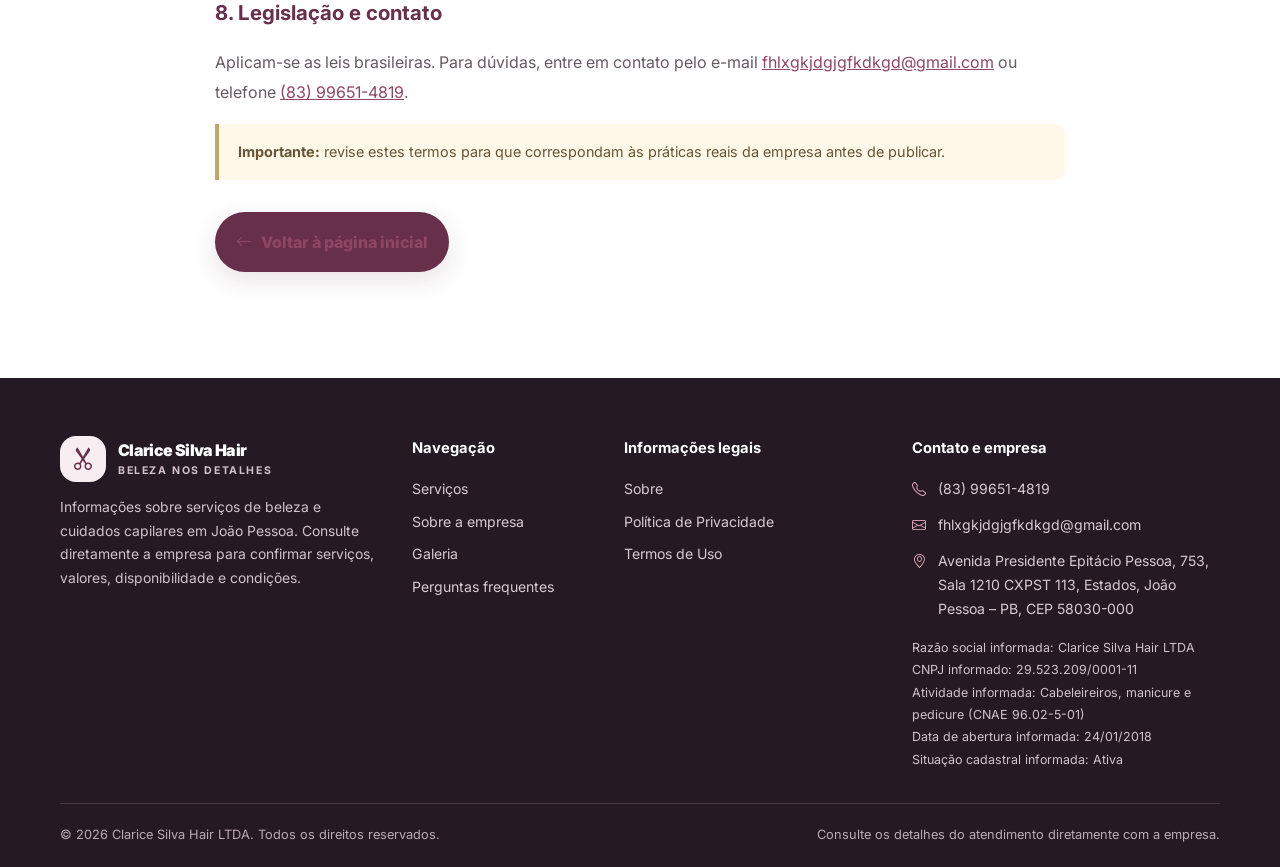
<file: termos-de-uso.html>
<!doctype html><html lang="pt-BR"><head><meta charset="utf-8"><meta name="viewport" content="width=device-width, initial-scale=1"><meta name="theme-color" content="#672f4a"><meta name="description" content="Condições gerais de uso deste site informativo."><title>Termos de Uso | Clarice Silva Hair LTDA</title><link rel="preconnect" href="https://fonts.googleapis.com"><link rel="preconnect" href="https://fonts.gstatic.com" crossorigin><link href="https://fonts.googleapis.com/css2?family=Inter:wght@400;500;600;700;800;900&display=swap" rel="stylesheet"><link rel="stylesheet" href="https://cdn.jsdelivr.net/npm/bootstrap-icons@1.11.3/font/bootstrap-icons.min.css"><link rel="stylesheet" href="styles.css"></head><body>
<div class="topbar"><div class="container"><span><i class="bi bi-geo-alt"></i> João Pessoa – PB</span><span><i class="bi bi-telephone"></i> <a href="tel:+5583996514819">(83) 99651-4819</a> · <a href="mailto:fhlxgkjdgjgfkdkgd@gmail.com">Enviar e-mail</a></span></div></div>
<header><div class="container nav"><a class="brand" href="index.html"><span class="brand-mark"><i class="bi bi-scissors"></i></span><span>Clarice Silva Hair<small>Beleza · Cuidado · Estilo</small></span></a><button class="menu-btn" aria-label="Abrir menu" aria-expanded="false"><i class="bi bi-list"></i></button><nav class="navlinks"><a href="index.html#servicos">Serviços</a><a href="index.html#sobre">Sobre</a><a href="index.html#galeria">Inspirações</a><a href="index.html#duvidas">Dúvidas</a><a href="index.html#contato">Contato</a><a class="btn btn-main" href="tel:+5583996514819"><i class="bi bi-telephone"></i> Fale conosco</a></nav></div></header>
<main><section class="legal-hero"><div class="container"><div class="eyebrow">Informações institucionais</div><h1>Termos de Uso</h1><p style="color:#6e6871">Última atualização: 28 de outubro de 2026.</p></div></section><section class="section"><div class="container legal">
<p>Ao navegar neste site, você concorda com estes Termos de Uso. A página tem finalidade informativa e apresenta canais de contato e informações gerais relacionadas à empresa e ao segmento de beleza.</p>
<h2>1. Informações e disponibilidade</h2><p>Descrições de serviços são gerais. Preços, horários, disponibilidade, formas de pagamento e condições devem ser confirmados diretamente com a empresa antes de qualquer contratação.</p>
<h2>2. Consultas e agendamentos</h2><p>Uma ligação ou mensagem não constitui confirmação de agendamento por si só. Horários, serviços e condições devem ser acordados diretamente com a empresa.</p>
<h2>3. Uso adequado do site</h2><p>Você concorda em não utilizar o site para fins ilícitos, não tentar comprometer sua segurança e não inserir códigos maliciosos nem interferir no seu funcionamento.</p>
<h2>4. Fotografias e propriedade intelectual</h2><p>Imagens, textos, marcas e outros materiais podem estar protegidos por direitos autorais. As fotografias ilustrativas devem ser utilizadas apenas conforme as licenças aplicáveis; não reutilize conteúdo sem verificar as permissões necessárias.</p>
<h2>5. Links e recursos de terceiros</h2><p>O site pode carregar fontes e ícones de terceiros, sujeitos às políticas e condições de seus respectivos fornecedores.</p>
<h2>6. Atualização das informações</h2><p>São feitos esforços razoáveis para manter as informações atualizadas, mas serviços e condições podem mudar. Confirme os detalhes diretamente com a empresa.</p>
<h2>7. Privacidade</h2><p>O tratamento de informações pessoais é explicado na <a href="politica-de-privacidade.html">Política de Privacidade</a>.</p>
<h2>8. Legislação e contato</h2><p>Aplicam-se as leis brasileiras. Para dúvidas, entre em contato pelo e-mail <a href="mailto:fhlxgkjdgjgfkdkgd@gmail.com">fhlxgkjdgjgfkdkgd@gmail.com</a> ou telefone <a href="tel:+5583996514819">(83) 99651-4819</a>.</p>
<div class="notice"><strong>Importante:</strong> revise estes termos para que correspondam às práticas reais da empresa antes de publicar.</div>
<p style="margin-top:2rem"><a class="btn btn-main" href="index.html"><i class="bi bi-arrow-left"></i> Voltar à página inicial</a></p></div></section></main>
<footer id="contato"><div class="container"><div class="footer-grid">
<div><a class="brand" href="index.html"><span class="brand-mark"><i class="bi bi-scissors"></i></span><span style="color:white">Clarice Silva Hair<small style="color:#d1c1ca">Beleza nos detalhes</small></span></a><p class="footer-text">Informações sobre serviços de beleza e cuidados capilares em João Pessoa. Consulte diretamente a empresa para confirmar serviços, valores, disponibilidade e condições.</p></div>
<div><h3>Navegação</h3><div class="footer-links"><a href="index.html#servicos">Serviços</a><a href="index.html#sobre">Sobre a empresa</a><a href="index.html#galeria">Galeria</a><a href="index.html#duvidas">Perguntas frequentes</a></div></div>
<div><h3>Informações legais</h3><div class="footer-links"><a href="sobre.html">Sobre</a><a href="politica-de-privacidade.html">Política de Privacidade</a><a href="termos-de-uso.html">Termos de Uso</a></div></div>
<div><h3>Contato e empresa</h3><div class="contact"><i class="bi bi-telephone"></i><a href="tel:+5583996514819">(83) 99651-4819</a></div><div class="contact"><i class="bi bi-envelope"></i><a href="mailto:fhlxgkjdgjgfkdkgd@gmail.com">fhlxgkjdgjgfkdkgd@gmail.com</a></div><div class="contact"><i class="bi bi-geo-alt"></i><span>Avenida Presidente Epitácio Pessoa, 753, Sala 1210 CXPST 113, Estados, João Pessoa – PB, CEP 58030-000</span></div><div class="company-data">Razão social informada: Clarice Silva Hair LTDA<br>CNPJ informado: 29.523.209/0001-11<br>Atividade informada: Cabeleireiros, manicure e pedicure (CNAE 96.02-5-01)<br>Data de abertura informada: 24/01/2018<br>Situação cadastral informada: Ativa</div></div>
</div><div class="copyright"><span>© <span data-year></span> Clarice Silva Hair LTDA. Todos os direitos reservados.</span><span>Consulte os detalhes do atendimento diretamente com a empresa.</span></div></div></footer><script src="script.js"></script>
</body></html>
</file>
<file: styles.css>
:root{--ink:#242126;--muted:#6e6871;--wine:#672f4a;--rose:#c7839d;--blush:#f8edf1;--cream:#fffaf7;--gold:#c6a46a;--line:#eadde2;--shadow:0 24px 70px #38182918}
*{box-sizing:border-box}html{scroll-behavior:smooth;scroll-padding-top:88px}body{margin:0;font-family:Inter,Arial,sans-serif;color:var(--ink);line-height:1.7}a{color:inherit}img{display:block;max-width:100%}.container{width:min(1160px,calc(100% - 36px));margin:auto}
.topbar{background:#2d2029;color:#f8eaf0;font-size:.82rem}.topbar .container{display:flex;justify-content:space-between;gap:10px;flex-wrap:wrap;padding:8px 0}.topbar a{text-decoration:none;color:inherit}
header{position:sticky;top:0;z-index:20;background:#fffdfbf0;backdrop-filter:blur(14px);border-bottom:1px solid #672f4a12}.nav{display:flex;align-items:center;justify-content:space-between;gap:1rem;min-height:78px;flex-wrap:wrap}.brand{display:flex;align-items:center;gap:.75rem;text-decoration:none;color:var(--wine);font-weight:900;letter-spacing:-.04em;line-height:1.2}.brand-mark{display:grid;place-items:center;width:46px;height:46px;border-radius:16px;background:var(--blush);font-size:1.5rem}.brand small{display:block;font-size:.66rem;letter-spacing:.15em;text-transform:uppercase;color:var(--muted);font-weight:700;margin-top:5px}.navlinks{display:flex;align-items:center;gap:1.1rem}.navlinks a{text-decoration:none;font-weight:750;font-size:.88rem;color:#514650}.navlinks a:hover{color:var(--rose)}.btn{display:inline-flex;align-items:center;justify-content:center;gap:.55rem;padding:.86rem 1.25rem;border-radius:999px;text-decoration:none;font-weight:800;border:1px solid transparent;transition:.2s}.btn-main{background:var(--wine);color:#fff;box-shadow:0 8px 24px #672f4a25}.btn-main:hover{background:#462033;color:#fff;transform:translateY(-2px)}.btn-line{border-color:#d9c2cc;color:var(--wine)}.btn-line:hover{background:#fff}.menu-btn{display:none;border:0;border-radius:12px;padding:.65rem .9rem;background:var(--blush);color:var(--wine);font-size:1.3rem}
.hero{background:radial-gradient(circle at 80% 10%,#f0d6df,transparent 31%),linear-gradient(125deg,#fffaf7,#fbedf1 65%,#f8e9ee);padding:74px 0 82px;overflow:hidden}.hero-grid{display:grid;grid-template-columns:1.02fr .98fr;align-items:center;gap:4rem}.eyebrow{font-size:.75rem;letter-spacing:.18em;text-transform:uppercase;color:#a45c78;font-weight:900}.hero h1{font-size:clamp(2.8rem,5.7vw,5.2rem);letter-spacing:-.07em;line-height:.99;color:#321e2b;margin:1rem 0 1.25rem}.hero h1 em{font-style:normal;color:var(--rose)}.hero p{color:#6e606a;font-size:1.08rem;line-height:1.9;max-width:590px}.actions{display:flex;gap:.8rem;flex-wrap:wrap;margin-top:1.5rem}.trustline{display:flex;gap:1.2rem;flex-wrap:wrap;color:#6f606b;font-size:.87rem;font-weight:700;margin-top:1.5rem}.hero-art{position:relative}.hero-img{height:550px;width:100%;object-fit:cover;border-radius:220px 220px 32px 32px;border:8px solid #ffffffb8;box-shadow:var(--shadow)}.floating-note{position:absolute;left:-24px;bottom:28px;background:#fff;padding:1rem 1.2rem;border-radius:18px;box-shadow:var(--shadow);max-width:245px}.floating-note strong{display:block;color:var(--wine)}.floating-note span{font-size:.82rem;color:var(--muted)}
.section{padding:90px 0}.soft{background:var(--cream)}.section-head{text-align:center;max-width:760px;margin:0 auto 42px}.section-head h2,.split h2{font-size:clamp(2.05rem,4vw,3.4rem);line-height:1.08;letter-spacing:-.06em;color:#321e2b;margin:.65rem 0 1rem}.section-head p,.split .bodycopy{color:var(--muted);max-width:720px;margin:0 auto}.cards{display:grid;grid-template-columns:repeat(3,1fr);gap:18px}.service{padding:27px;border:1px solid #efe3e8;border-radius:24px;background:#fff;transition:.25s}.service:hover{transform:translateY(-5px);box-shadow:var(--shadow)}.service-icon{display:grid;place-items:center;width:56px;height:56px;border-radius:18px;background:var(--blush);color:var(--wine);font-size:1.5rem;margin-bottom:1rem}.service h3{margin:0 0 .5rem;color:#3a2633}.service p{margin:0;color:var(--muted);font-size:.94rem}.split{display:grid;grid-template-columns:1fr 1fr;align-items:center;gap:4rem}.split img{width:100%;height:540px;object-fit:cover;border-radius:30px;box-shadow:var(--shadow)}.split .bodycopy{margin:1rem 0;text-align:left}.points{display:grid;gap:1rem;margin:1.5rem 0}.point{display:flex;gap:1rem}.point .service-icon{width:44px;height:44px;flex-shrink:0;margin:0;font-size:1.1rem}.point strong{color:#3a2633}.point p{margin:.1rem 0 0;color:var(--muted);font-size:.92rem}.gallery{display:grid;grid-template-columns:1.1fr 1fr 1fr;grid-template-rows:220px 220px;gap:14px}.gallery figure{margin:0;overflow:hidden;border-radius:20px;background:var(--blush)}.gallery figure:first-child{grid-row:span 2}.gallery figure:last-child{grid-column:span 2}.gallery img{width:100%;height:100%;object-fit:cover;transition:transform .4s}.gallery figure:hover img{transform:scale(1.05)}.note{font-size:.8rem;color:var(--muted);margin-top:1rem}.steps{display:grid;grid-template-columns:repeat(3,1fr);gap:24px}.step{display:flex;gap:1rem}.step-num{display:grid;place-items:center;flex-shrink:0;width:44px;height:44px;border-radius:50%;background:var(--wine);color:#fff;font-weight:900}.step h3{margin:.15rem 0 .4rem;color:#3a2633}.step p{margin:0;color:var(--muted);font-size:.94rem}.faq{max-width:850px;margin:auto;display:grid;gap:12px}details{padding:1.1rem 1.3rem;border:1px solid var(--line);border-radius:16px;background:#fff}summary{cursor:pointer;color:#3a2633;font-weight:800}details p{color:var(--muted);margin:.75rem 0 0}.cta{display:flex;align-items:center;justify-content:space-between;gap:2rem;padding:clamp(2rem,5vw,4rem);border-radius:30px;background:linear-gradient(120deg,#2d2029,#672f4a);color:#fff}.cta h2{font-size:clamp(2rem,4vw,3.1rem);line-height:1.1;letter-spacing:-.05em;margin:.5rem 0}.cta p{color:#ead7e0;margin:0}.cta .btn{background:#fff;color:var(--wine);white-space:nowrap}
footer{background:#251a23;color:#fff;padding:58px 0 22px}.footer-grid{display:grid;grid-template-columns:1.25fr .7fr 1fr 1.2fr;gap:2rem}.footer-grid h3{font-size:.92rem;margin:0 0 1rem}.footer-text,.company-data{font-size:.87rem;color:#d1c1ca}.footer-links{display:grid;gap:.55rem}.footer-links a,.contact a{font-size:.88rem;color:#d9c9d1;text-decoration:none}.footer-links a:hover,.contact a:hover{color:#fff;text-decoration:underline}.contact{display:flex;gap:.7rem;margin-bottom:.75rem;color:#d9c9d1;font-size:.88rem}.contact i{color:#e4a9bd}.company-data{font-size:.78rem;line-height:1.8;margin-top:1rem}.copyright{display:flex;justify-content:space-between;gap:1rem;flex-wrap:wrap;border-top:1px solid #4b3946;padding-top:1.2rem;margin-top:2rem;color:#bbaab5;font-size:.8rem}
.legal-hero{padding:60px 0;background:linear-gradient(120deg,#fff8f5,#f7e8ed)}.legal-hero h1{font-size:clamp(2.5rem,5vw,4rem);line-height:1.05;letter-spacing:-.06em;color:#321e2b;margin:.5rem 0}.legal{max-width:850px;margin:auto}.legal h2{font-size:1.28rem;color:var(--wine);margin:2rem 0 .5rem}.legal p,.legal li{color:#665b64;line-height:1.9}.legal a{color:#8f4564}.notice{background:#fff7e7;border-left:4px solid #c6a46a;border-radius:0 12px 12px 0;padding:1rem 1.2rem;color:#685535;font-size:.9rem}
@media(max-width:950px){.hero-grid{gap:2rem}.hero-img{height:470px}.split{gap:2.5rem}.footer-grid{grid-template-columns:1fr 1fr}}
@media(max-width:760px){.container{width:calc(100% - 30px)}.topbar .container{justify-content:center;text-align:center}.nav{min-height:72px}.menu-btn{display:block}.navlinks{display:none;width:100%;flex-direction:column;align-items:stretch;padding-bottom:1rem;gap:.15rem}.navlinks.open{display:flex}.navlinks a{padding:.65rem}.hero{padding:48px 0}.hero-grid,.split{grid-template-columns:1fr;gap:2.3rem}.hero h1{font-size:clamp(2.7rem,11vw,4rem)}.hero-img{height:410px}.floating-note{left:8px;bottom:18px}.section{padding:68px 0}.cards{grid-template-columns:1fr 1fr}.split img{height:420px}.gallery{grid-template-columns:1fr 1fr;grid-template-rows:170px 170px 170px;gap:9px}.gallery figure:first-child{grid-row:span 2}.gallery figure:last-child{grid-column:span 1}.steps{grid-template-columns:1fr;gap:1.4rem}.cta{align-items:flex-start;flex-direction:column}.footer-grid{grid-template-columns:1fr 1fr}}
@media(max-width:480px){.cards{grid-template-columns:1fr}.hero-img{height:340px}.actions .btn{width:100%}.gallery{grid-template-rows:145px 145px 145px}.footer-grid{grid-template-columns:1fr}.copyright{flex-direction:column}}

/* Galeria com fotografias enviadas pelo cliente */
.gallery img, .hero-img, .split > img {
  display:block; width:100%; height:100%; object-fit:cover;
}
.gallery figure { overflow:hidden; border-radius:18px; background:#f3e8ed; }
.gallery figure img { aspect-ratio: 4 / 3; transition: transform .35s ease; }
.gallery figure:hover img { transform: scale(1.035); }
</file>
